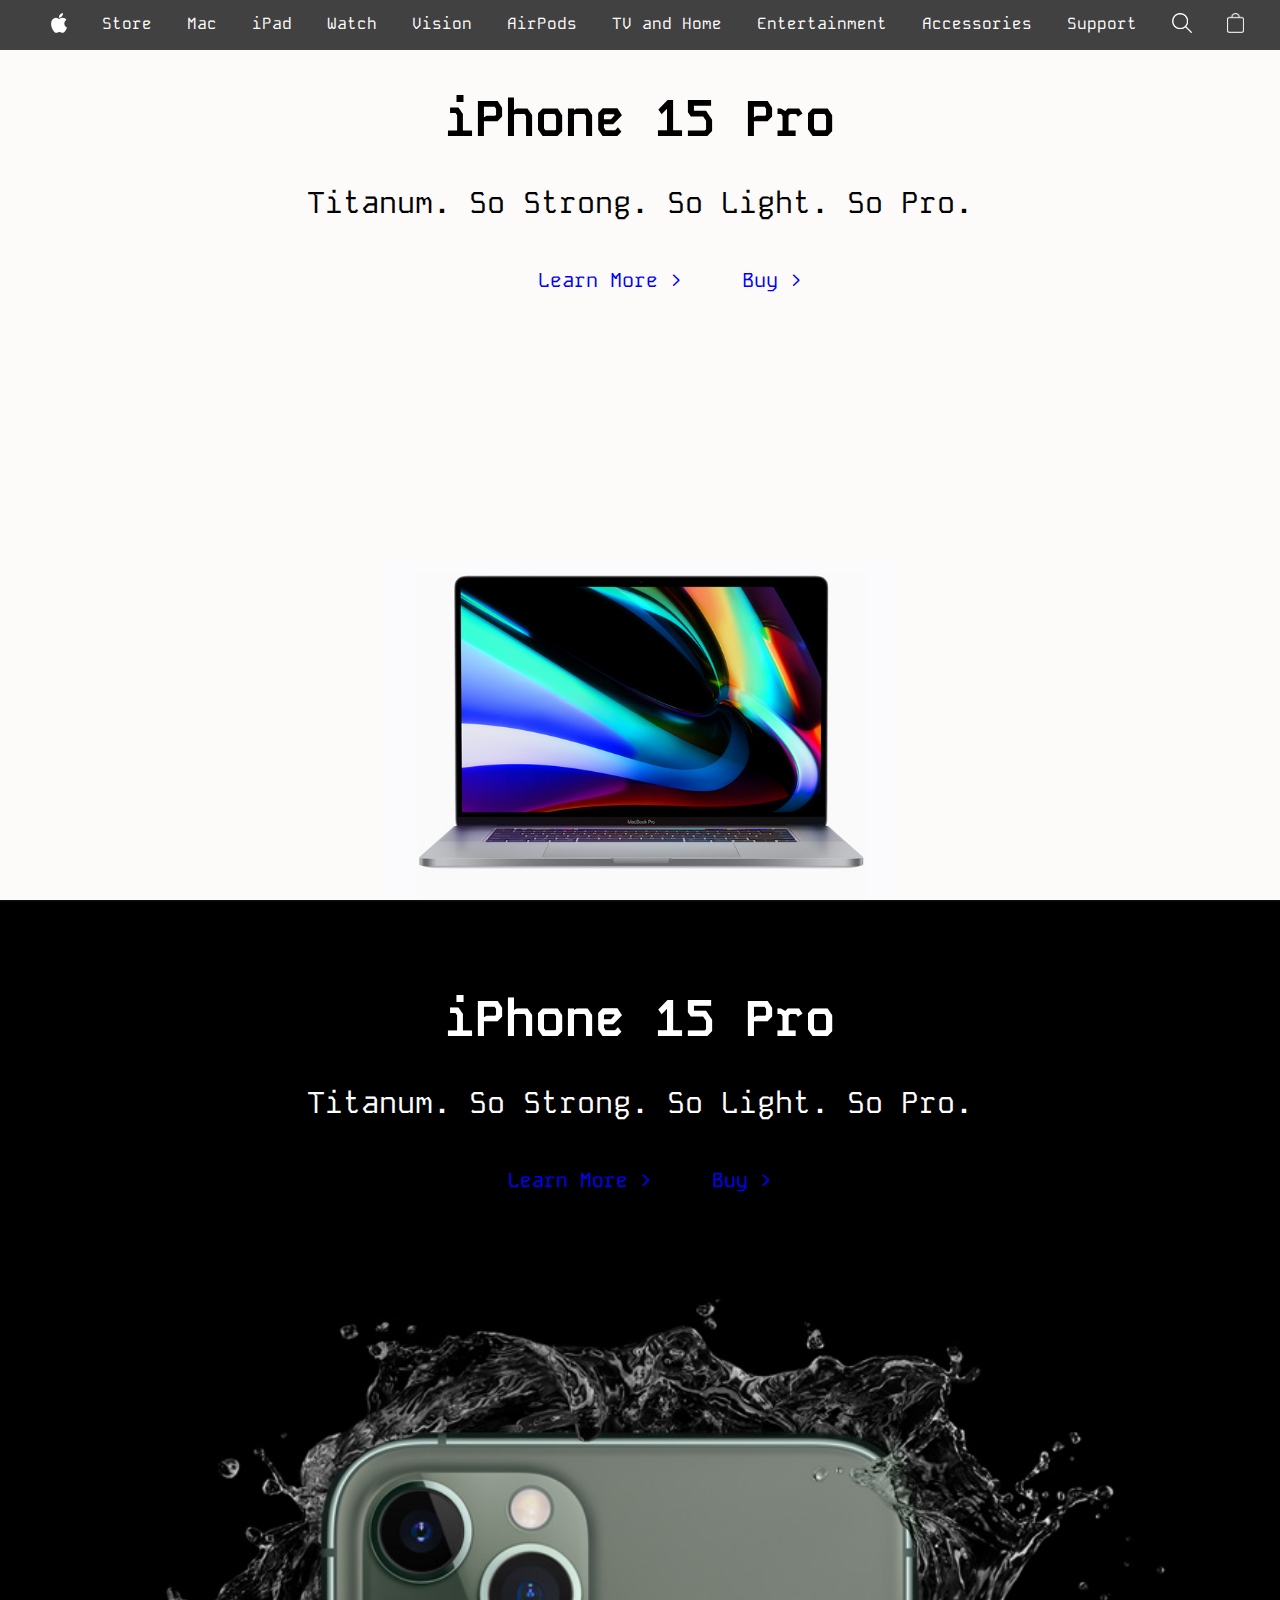
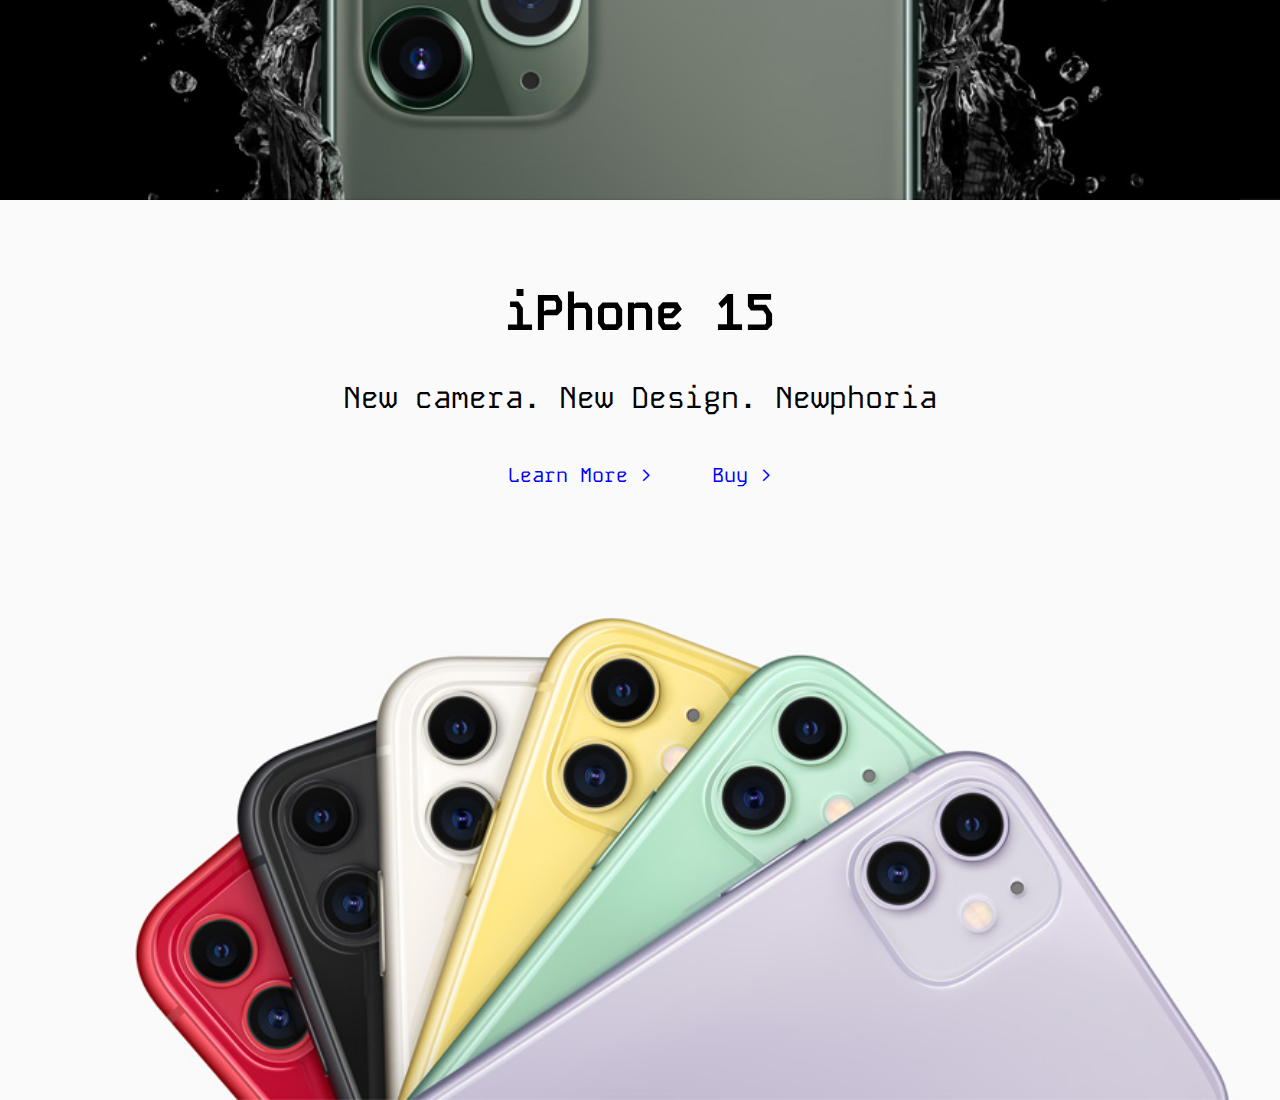
<file: index.html>
<!DOCTYPE html>
<html lang="en">
<head>
    <meta charset="UTF-8">
    <meta name="viewport" content="width=device-width, initial-scale=1.0">
    <title>Apple</title>
    <!-- Linking fonts -->
    <link rel="preconnect" href="https://fonts.googleapis.com">
    <link rel="preconnect" href="https://fonts.gstatic.com" crossorigin>
    <link href="https://fonts.googleapis.com/css2?family=Kode+Mono:wght@400..700&display=swap" rel="stylesheet">

    <!-- Linking styles and Icons -->
    <link rel="icon" href="images/apple-icon.png">
    <link rel="stylesheet" href="style/app.css">
</head>
<body>
    <header>
        <nav>
        <ul>
            <li><a href="#"><img src="images/logo.png" alt=""></a></li>
            <li><a href="#">Store</a></li>
            <li><a href="#">Mac</a></li>
            <li><a href="#">iPad</a></li>
            <li><a href="#">Watch</a></li>
            <li><a href="#">Vision</a></li>
            <li><a href="#">AirPods</a></li>
            <li><a href="#">TV and Home</a></li>
            <li><a href="#">Entertainment</a></li>
            <li><a href="#">Accessories</a></li>
            <li><a href="#">Support</a></li>
            <li><a href="#"><img src="images/search-icon.png" alt=""></a></li>
            <li><a href="#"><img src="images/cart.png" alt=""></a></li>
        </ul>
        </nav>
    </header>
    <main>
        <section class="mackbook-pro">
<a href="#">
    <div>
        <h1>iPhone 15 Pro</h1>
        <p>Titanum. So Strong. So Light. So Pro.</p>
        <ul>
            <li><a href="#">Learn More > </a></li>
            <li><a href="#">Buy > </a></li>
        </ul>
    </div>
</a>
        </section>
        <section class="iphone-15-pro">
            <div>
                <h1>iPhone 15 Pro</h1>
                <p>Titanum. So Strong. So Light. So Pro.</p>
                <ul>
                    <li><a href="#">Learn More > </a></li>
                    <li><a href="#">Buy > </a></li>
                </ul>
            </div>
        </section>
        <section class="iphone-15-camera">
            <div>
                    <h1>iPhone 15</h1>
                <p>New camera. New Design. Newphoria</p>
                <ul>
                    <li><a href="#">Learn More ></a></li>
                    <li><a href="#">Buy ></a></li>
                </ul>
            </div>
        </section>
    </main>
</body>
</html>
</file>
<file: style/app.css>
body {
    margin: 0px;
    padding: 0px;
    background-color: black;
    font-family: "Kode Mono", monospace;
    font-optical-sizing: auto;
    font-style: normal;
}

a {
    color: white;
    text-decoration: none;
}
nav {
    position:fixed;
    
    width: 100%;
    height: 50px;
    background-color: #424141;
}

nav ul {
    list-style: none;
    text-decoration: none;
    display: flex;
    margin: auto;
    justify-content: center;
}

nav ul li a {
    text-decoration: none;
    color: white;
}

nav ul li {
    margin-top: 8px;
    padding: 5px 30px 30px 5px;
}

li img {
    padding-bottom: 10px;
    height: 30px;
    box-sizing: border-box;
}

.iphone-15-pro, .iphone-15-camera, .mackbook-pro {
    margin-top: 0px;
    min-height: 100vh;
    width: 100%;
    color: white;
    display: flex;
    justify-content: center;
    margin: auto;
    background-image: url("../images/home/iphone11-pro-bg.jpg");
    background-position: center;
    background-size: cover;
}

.iphone-15-camera {
    background-image: url("../images/home/iphone11-bg.jpg");
    color: black;
}

.mackbook-pro {
    background-color: rgb(253, 250, 250);
    background-image: url("../images/home/mac-laptop.jpg");
    background-size:40%;
    background-position: 50% 100%;
    background-repeat: no-repeat;
}

.mackbook-pro h1, .mackbook-pro p {
    display: flex;
    justify-content: center;
    color: black;
}

.iphone-15-pro h1, .iphone-15-camera h1, .mackbook-pro h1 {
    padding-top: 8%;
    font-size: 50px;
    display: flex;
    justify-content: center;
}

.iphone-15-pro p, .iphone-15-camera p, .mackbook-pro p{
    font-size: 30px;
    display: flex;
    justify-content: center;
}

.mackbook-pro ul, .mackbook-pro ul li a,
.iphone-15-pro ul, .iphone-15-pro ul li a, 
.iphone-15-camera ul, .iphone-15-camera ul li a {
    text-decoration: none;
    padding: 30px;
    padding-top: 15px;
    list-style: none;
    font-size: 20px;
    color: blue;
}

.mackbook-pro ul, .iphone-15-pro ul, .iphone-15-camera ul {
    display: flex;
    justify-content: center;
}

nav a:hover {
    opacity: 0.9;
}
</file>
